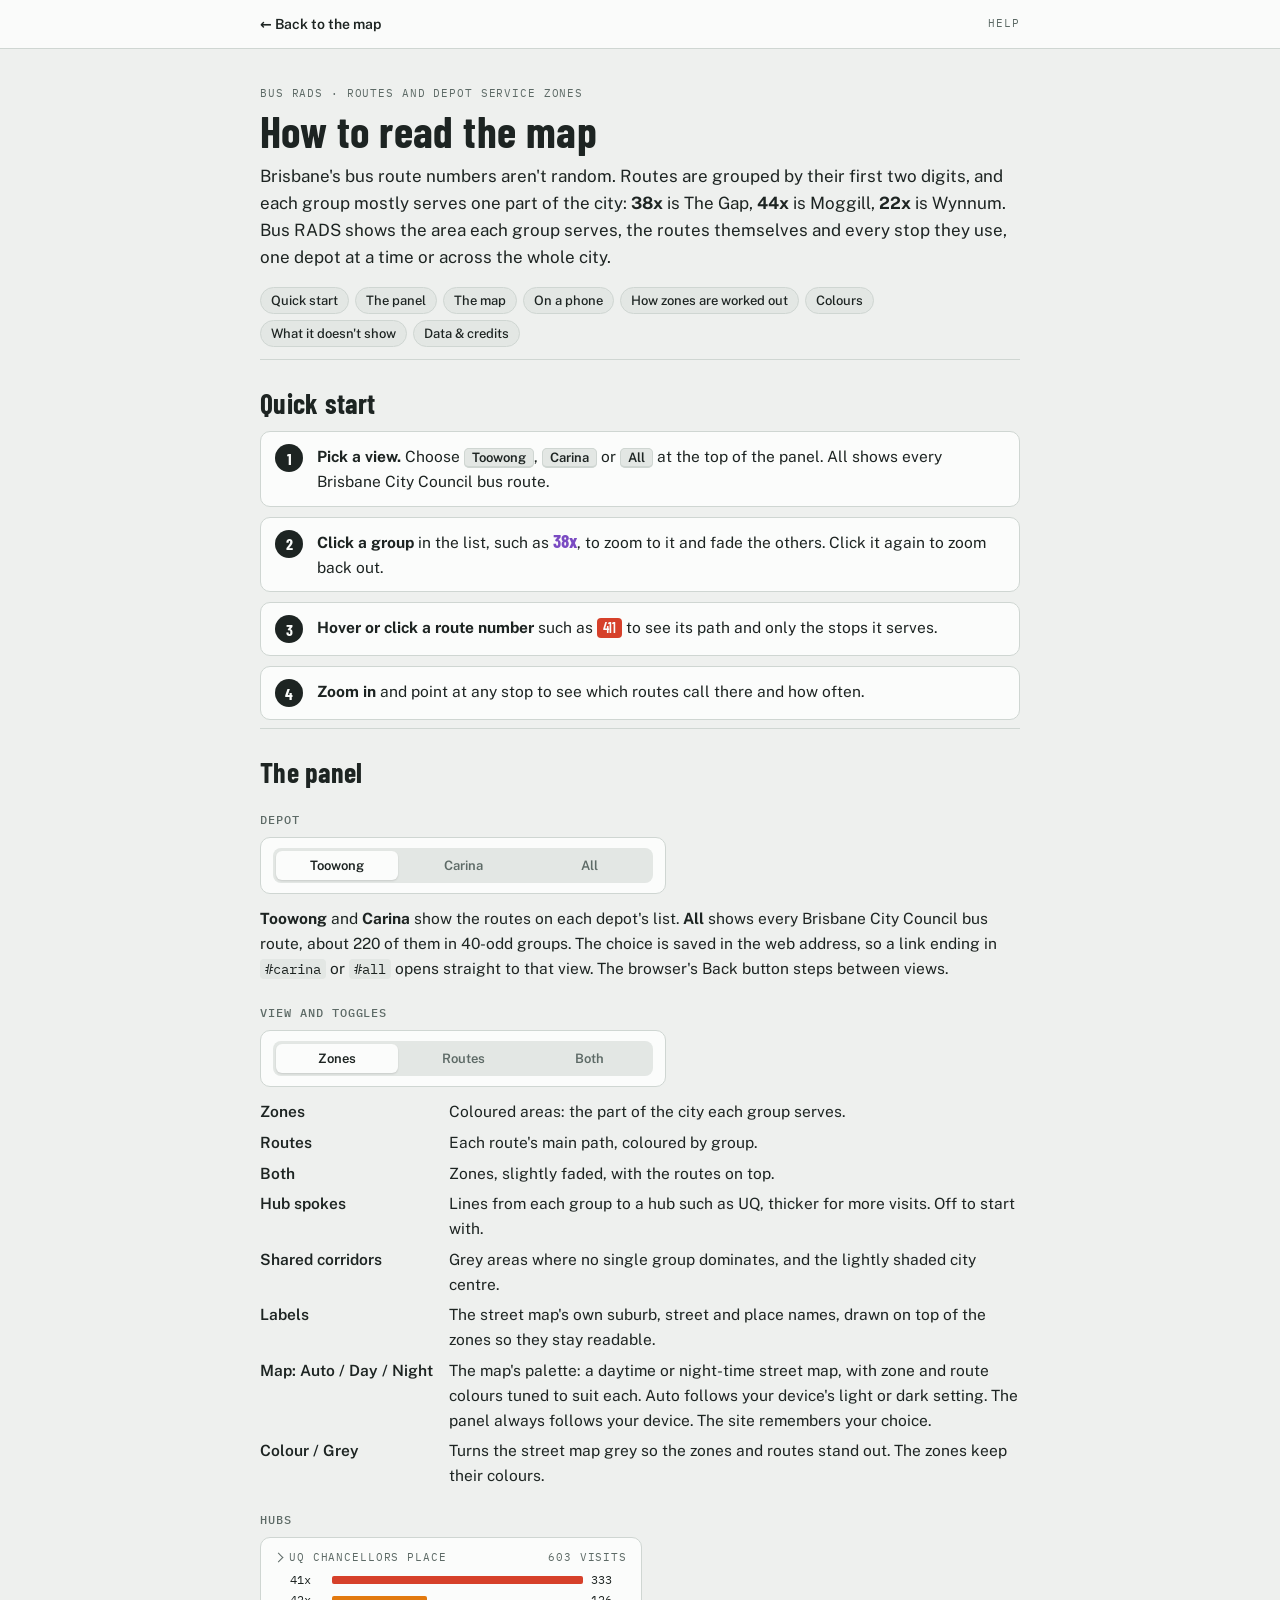
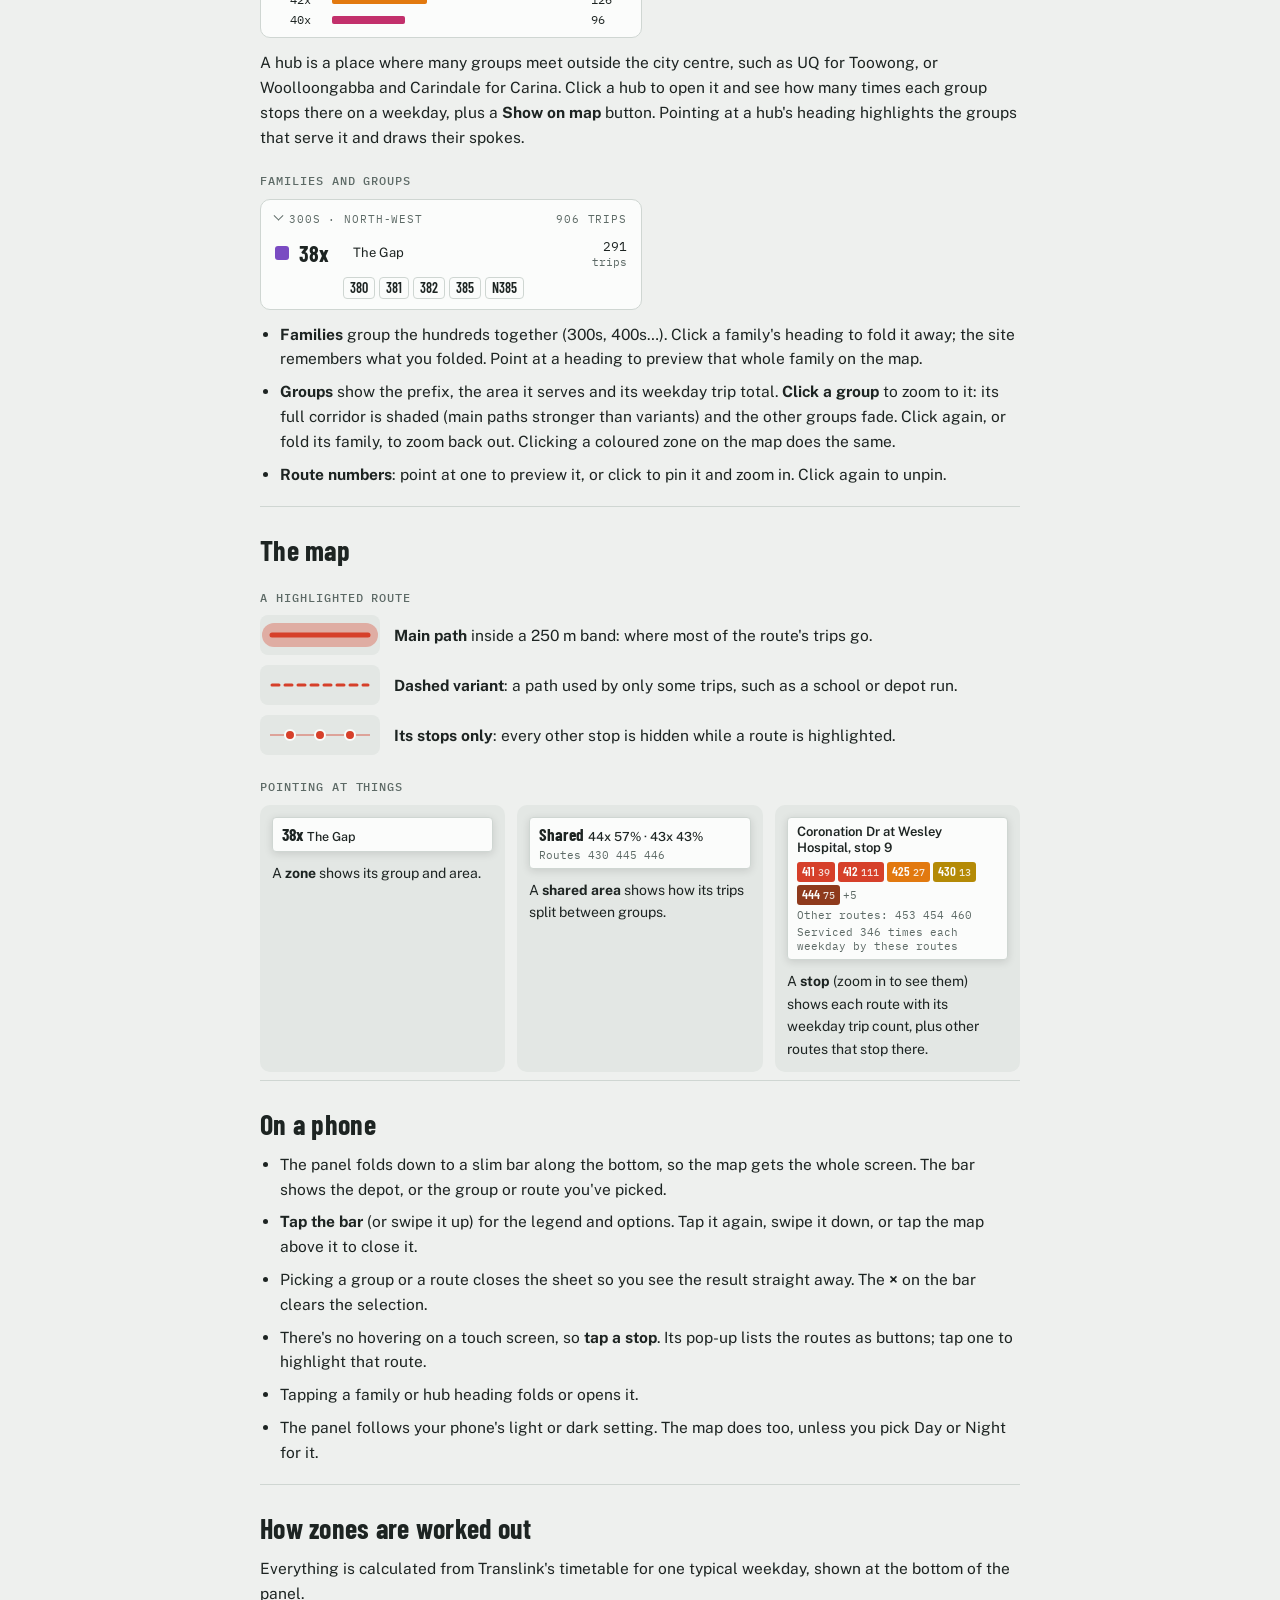
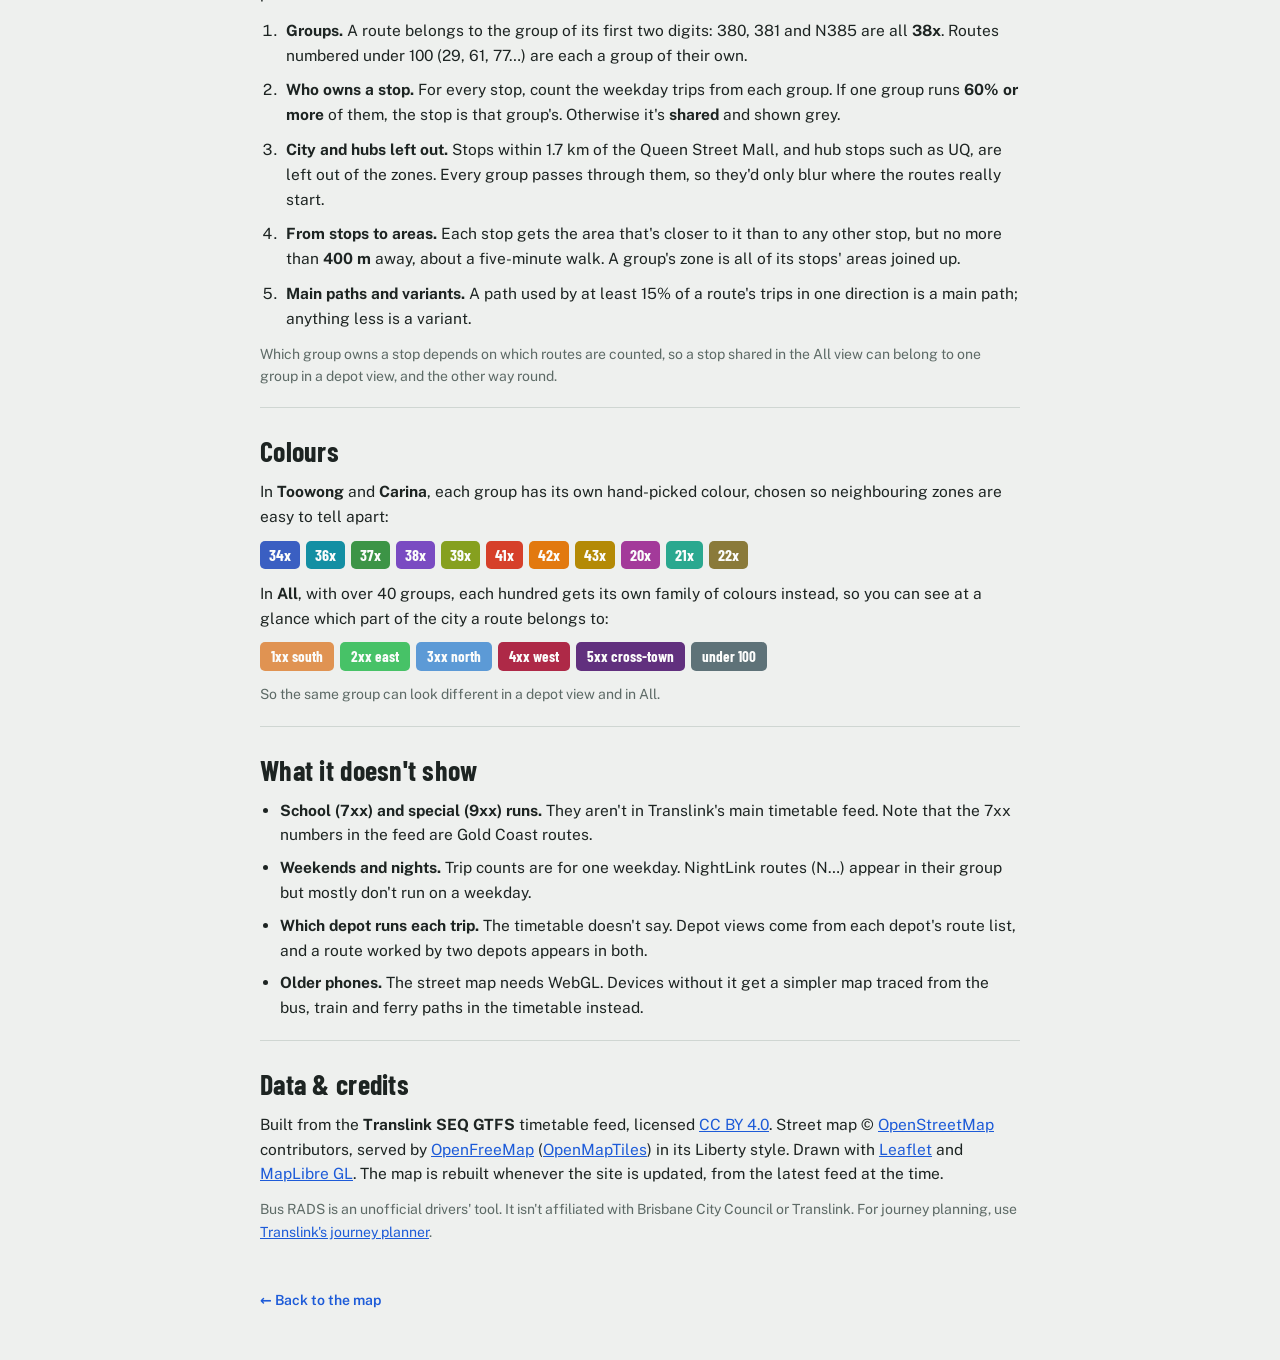
<file: site/help.html>
<!doctype html>
<html lang="en">
<head>
<meta charset="utf-8">
<meta name="viewport" content="width=device-width, initial-scale=1, viewport-fit=cover">
<title>Bus RADS · Help</title>
<meta name="description" content="How to read and use Bus RADS, an unofficial map of Brisbane bus route-number groups and their service zones.">
<link rel="preconnect" href="https://fonts.googleapis.com">
<link rel="stylesheet" href="https://fonts.googleapis.com/css2?family=Barlow+Condensed:wght@500;600;700&family=Public+Sans:wght@400;500;600&family=IBM+Plex+Mono:wght@400;500&display=swap">
<link rel="stylesheet" href="css/app.css">
<link rel="stylesheet" href="css/help.css">
</head>
<body class="help">
<header class="topbar">
  <a class="back" id="back" href="./"><span aria-hidden="true">←</span> Back to the map</a>
  <span class="eyebrow">Help</span>
</header>

<main class="doc">
  <section class="hero">
    <div class="eyebrow">Bus RADS · Routes And Depot Service zones</div>
    <h1>How to read the map</h1>
    <p class="lede">Brisbane's bus route numbers aren't random. Routes are grouped by their first two digits, and each group mostly serves one part of the city: <b>38x</b> is The Gap, <b>44x</b> is Moggill, <b>22x</b> is Wynnum. Bus RADS shows the area each group serves, the routes themselves and every stop they use, one depot at a time or across the whole city.</p>
    <nav class="toc" aria-label="On this page">
      <a href="#h-quick">Quick start</a><a href="#h-panel">The panel</a><a href="#h-map">The map</a>
      <a href="#h-phone">On a phone</a><a href="#h-how">How zones are worked out</a><a href="#h-colours">Colours</a>
      <a href="#h-limits">What it doesn't show</a><a href="#h-data">Data &amp; credits</a>
    </nav>
  </section>

  <section id="h-quick">
    <h2>Quick start</h2>
    <ol class="steps">
      <li><span class="n">1</span><div><b>Pick a view.</b> Choose <span class="kbd">Toowong</span>, <span class="kbd">Carina</span> or <span class="kbd">All</span> at the top of the panel. All shows every Brisbane City Council bus route.</div></li>
      <li><span class="n">2</span><div><b>Click a group</b> in the list, such as <span class="pfx-s" style="--c:var(--g38x)">38x</span>, to zoom to it and fade the others. Click it again to zoom back out.</div></li>
      <li><span class="n">3</span><div><b>Hover or click a route number</b> such as <span class="chip-s" style="--c:var(--g41x)">411</span> to see its path and only the stops it serves.</div></li>
      <li><span class="n">4</span><div><b>Zoom in</b> and point at any stop to see which routes call there and how often.</div></li>
    </ol>
  </section>

  <section id="h-panel">
    <h2>The panel</h2>

    <h3>Depot</h3>
    <div class="mock"><div class="seg"><button aria-pressed="true">Toowong</button><button aria-pressed="false">Carina</button><button aria-pressed="false">All</button></div></div>
    <p><b>Toowong</b> and <b>Carina</b> show the routes on each depot's list. <b>All</b> shows every Brisbane City Council bus route, about 220 of them in 40-odd groups. The choice is saved in the web address, so a link ending in <code>#carina</code> or <code>#all</code> opens straight to that view. The browser's Back button steps between views.</p>

    <h3>View and toggles</h3>
    <div class="mock"><div class="seg"><button aria-pressed="true">Zones</button><button aria-pressed="false">Routes</button><button aria-pressed="false">Both</button></div></div>
    <dl class="defs">
      <dt>Zones</dt><dd>Coloured areas: the part of the city each group serves.</dd>
      <dt>Routes</dt><dd>Each route's main path, coloured by group.</dd>
      <dt>Both</dt><dd>Zones, slightly faded, with the routes on top.</dd>
      <dt>Hub spokes</dt><dd>Lines from each group to a hub such as UQ, thicker for more visits. Off to start with.</dd>
      <dt>Shared corridors</dt><dd>Grey areas where no single group dominates, and the lightly shaded city centre.</dd>
      <dt>Labels</dt><dd>The street map's own suburb, street and place names, drawn on top of the zones so they stay readable.</dd>
      <dt>Map: Auto / Day / Night</dt><dd>The map's palette: a daytime or night-time street map, with zone and route colours tuned to suit each. Auto follows your device's light or dark setting. The panel always follows your device. The site remembers your choice.</dd>
      <dt>Colour / Grey</dt><dd>Turns the street map grey so the zones and routes stand out. The zones keep their colours.</dd>
    </dl>

    <h3>Hubs</h3>
    <div class="mock list-mock">
      <div class="fam-s"><span><i class="chev-s"></i>UQ Chancellors Place</span><span>603 visits</span></div>
      <div class="bars-s">
        <div><span>41x</span><i style="width:100%;background:var(--g41x)"></i><span>333</span></div>
        <div><span>42x</span><i style="width:38%;background:var(--g42x)"></i><span>126</span></div>
        <div><span>40x</span><i style="width:29%;background:var(--g40x)"></i><span>96</span></div>
      </div>
    </div>
    <p>A hub is a place where many groups meet outside the city centre, such as UQ for Toowong, or Woolloongabba and Carindale for Carina. Click a hub to open it and see how many times each group stops there on a weekday, plus a <b>Show on map</b> button. Pointing at a hub's heading highlights the groups that serve it and draws their spokes.</p>

    <h3>Families and groups</h3>
    <div class="mock list-mock">
      <div class="fam-s"><span><i class="chev-s open"></i>300s · north-west</span><span>906 trips</span></div>
      <div class="grp-s"><i style="background:var(--g38x)"></i><b>38x</b><span>The Gap</span><em>291<small>trips</small></em></div>
      <div class="chips-s"><span class="chip-s" style="--c:var(--g38x)">380</span><span class="chip-s" style="--c:var(--g38x)">381</span><span class="chip-s" style="--c:var(--g38x)">382</span><span class="chip-s" style="--c:var(--g38x)">385</span><span class="chip-s" style="--c:var(--g38x)">N385</span></div>
    </div>
    <ul class="bullets">
      <li><b>Families</b> group the hundreds together (300s, 400s…). Click a family's heading to fold it away; the site remembers what you folded. Point at a heading to preview that whole family on the map.</li>
      <li><b>Groups</b> show the prefix, the area it serves and its weekday trip total. <b>Click a group</b> to zoom to it: its full corridor is shaded (main paths stronger than variants) and the other groups fade. Click again, or fold its family, to zoom back out. Clicking a coloured zone on the map does the same.</li>
      <li><b>Route numbers</b>: point at one to preview it, or click to pin it and zoom in. Click again to unpin.</li>
    </ul>
  </section>

  <section id="h-map">
    <h2>The map</h2>
    <h3>A highlighted route</h3>
    <div class="legend-grid">
      <div class="lg"><svg viewBox="0 0 120 40" aria-hidden="true"><rect x="2" y="8" width="116" height="24" rx="12" fill="var(--g41x)" opacity=".35"/><line x1="12" y1="20" x2="108" y2="20" stroke="var(--g41x)" stroke-width="5" stroke-linecap="round"/></svg><span><b>Main path</b> inside a 250 m band: where most of the route's trips go.</span></div>
      <div class="lg"><svg viewBox="0 0 120 40" aria-hidden="true"><line x1="12" y1="20" x2="108" y2="20" stroke="var(--g41x)" stroke-width="3" stroke-dasharray="7 6" stroke-linecap="round"/></svg><span><b>Dashed variant</b>: a path used by only some trips, such as a school or depot run.</span></div>
      <div class="lg"><svg viewBox="0 0 120 40" aria-hidden="true"><line x1="10" y1="20" x2="110" y2="20" stroke="var(--g41x)" stroke-width="2" opacity=".4"/><circle cx="30" cy="20" r="5" fill="var(--g41x)" stroke="var(--panel)" stroke-width="2"/><circle cx="60" cy="20" r="5" fill="var(--g41x)" stroke="var(--panel)" stroke-width="2"/><circle cx="90" cy="20" r="5" fill="var(--g41x)" stroke="var(--panel)" stroke-width="2"/></svg><span><b>Its stops only</b>: every other stop is hidden while a route is highlighted.</span></div>
    </div>

    <h3>Pointing at things</h3>
    <div class="cards">
      <div class="card"><div class="tip"><b class="tb">38x</b>The Gap</div><p>A <b>zone</b> shows its group and area.</p></div>
      <div class="card"><div class="tip"><b class="tb">Shared</b>44x 57% · 43x 43%<div class="tm">Routes 430 445 446</div></div><p>A <b>shared area</b> shows how its trips split between groups.</p></div>
      <div class="card"><div class="tip"><div class="sn">Coronation Dr at Wesley Hospital, stop 9</div><div class="tchips"><span class="tchip" style="--c:var(--g41x)">411<small>39</small></span><span class="tchip" style="--c:var(--g41x)">412<small>111</small></span><span class="tchip" style="--c:var(--g42x)">425<small>27</small></span><span class="tchip" style="--c:var(--g43x)">430<small>13</small></span><span class="tchip" style="--c:var(--g44x)">444<small>75</small></span><span class="more">+5</span></div><div class="tm">Other routes: 453 454 460</div><div class="tm">Serviced 346 times each weekday by these routes</div></div><p>A <b>stop</b> (zoom in to see them) shows each route with its weekday trip count, plus other routes that stop there.</p></div>
    </div>
  </section>

  <section id="h-phone">
    <h2>On a phone</h2>
    <ul class="bullets">
      <li>The panel folds down to a slim bar along the bottom, so the map gets the whole screen. The bar shows the depot, or the group or route you've picked.</li>
      <li><b>Tap the bar</b> (or swipe it up) for the legend and options. Tap it again, swipe it down, or tap the map above it to close it.</li>
      <li>Picking a group or a route closes the sheet so you see the result straight away. The <b>×</b> on the bar clears the selection.</li>
      <li>There's no hovering on a touch screen, so <b>tap a stop</b>. Its pop-up lists the routes as buttons; tap one to highlight that route.</li>
      <li>Tapping a family or hub heading folds or opens it.</li>
      <li>The panel follows your phone's light or dark setting. The map does too, unless you pick Day or Night for it.</li>
    </ul>
  </section>

  <section id="h-how">
    <h2>How zones are worked out</h2>
    <p>Everything is calculated from Translink's timetable for one typical weekday, shown at the bottom of the panel.</p>
    <ol class="method">
      <li><b>Groups.</b> A route belongs to the group of its first two digits: 380, 381 and N385 are all <b>38x</b>. Routes numbered under 100 (29, 61, 77…) are each a group of their own.</li>
      <li><b>Who owns a stop.</b> For every stop, count the weekday trips from each group. If one group runs <b>60% or more</b> of them, the stop is that group's. Otherwise it's <b>shared</b> and shown grey.</li>
      <li><b>City and hubs left out.</b> Stops within 1.7 km of the Queen Street Mall, and hub stops such as UQ, are left out of the zones. Every group passes through them, so they'd only blur where the routes really start.</li>
      <li><b>From stops to areas.</b> Each stop gets the area that's closer to it than to any other stop, but no more than <b>400 m</b> away, about a five-minute walk. A group's zone is all of its stops' areas joined up.</li>
      <li><b>Main paths and variants.</b> A path used by at least 15% of a route's trips in one direction is a main path; anything less is a variant.</li>
    </ol>
    <p class="note">Which group owns a stop depends on which routes are counted, so a stop shared in the All view can belong to one group in a depot view, and the other way round.</p>
  </section>

  <section id="h-colours">
    <h2>Colours</h2>
    <p>In <b>Toowong</b> and <b>Carina</b>, each group has its own hand-picked colour, chosen so neighbouring zones are easy to tell apart:</p>
    <div class="swatches">
      <span style="--c:var(--g34x)">34x</span><span style="--c:var(--g36x)">36x</span><span style="--c:var(--g37x)">37x</span><span style="--c:var(--g38x)">38x</span><span style="--c:var(--g39x)">39x</span><span style="--c:var(--g41x)">41x</span><span style="--c:var(--g42x)">42x</span><span style="--c:var(--g43x)">43x</span><span style="--c:var(--g20x)">20x</span><span style="--c:var(--g21x)">21x</span><span style="--c:var(--g22x)">22x</span>
    </div>
    <p>In <b>All</b>, with over 40 groups, each hundred gets its own family of colours instead, so you can see at a glance which part of the city a route belongs to:</p>
    <div class="swatches families">
      <span style="--c:#e09352">1xx south</span><span style="--c:#47c267">2xx east</span><span style="--c:#5c9ad6">3xx north</span><span style="--c:#ae2947">4xx west</span><span style="--c:#61307e">5xx cross-town</span><span style="--c:#5e7278">under 100</span>
    </div>
    <p class="note">So the same group can look different in a depot view and in All.</p>
  </section>

  <section id="h-limits">
    <h2>What it doesn't show</h2>
    <ul class="bullets">
      <li><b>School (7xx) and special (9xx) runs.</b> They aren't in Translink's main timetable feed. Note that the 7xx numbers in the feed are Gold Coast routes.</li>
      <li><b>Weekends and nights.</b> Trip counts are for one weekday. NightLink routes (N…) appear in their group but mostly don't run on a weekday.</li>
      <li><b>Which depot runs each trip.</b> The timetable doesn't say. Depot views come from each depot's route list, and a route worked by two depots appears in both.</li>
      <li><b>Older phones.</b> The street map needs WebGL. Devices without it get a simpler map traced from the bus, train and ferry paths in the timetable instead.</li>
    </ul>
  </section>

  <section id="h-data">
    <h2>Data &amp; credits</h2>
    <p>Built from the <b>Translink SEQ GTFS</b> timetable feed, licensed <a href="https://creativecommons.org/licenses/by/4.0/">CC BY 4.0</a>. Street map © <a href="https://www.openstreetmap.org/copyright">OpenStreetMap</a> contributors, served by <a href="https://openfreemap.org/">OpenFreeMap</a> (<a href="https://www.openmaptiles.org/">OpenMapTiles</a>) in its Liberty style. Drawn with <a href="https://leafletjs.com/">Leaflet</a> and <a href="https://maplibre.org/">MapLibre GL</a>. The map is rebuilt whenever the site is updated, from the latest feed at the time.</p>
    <p class="note">Bus RADS is an unofficial drivers' tool. It isn't affiliated with Brisbane City Council or Translink. For journey planning, use <a href="https://jp.translink.com.au/">Translink's journey planner</a>.</p>
  </section>

  <footer class="doc-foot"><a href="./" id="back2"><span aria-hidden="true">←</span> Back to the map</a></footer>
</main>
<script>
// Go back to the exact map view (depot, zoom) if we came from it; otherwise the link opens the map.
for(const id of ['back','back2']){const a=document.getElementById(id);a.addEventListener('click',e=>{
  try{if(document.referrer&&new URL(document.referrer).origin===location.origin&&history.length>1){e.preventDefault();history.back()}}catch(err){}})}
</script>
</body>
</html>
</file>
<file: site/css/app.css>
/* Layout: full-bleed map; a control panel docks right on desktop and becomes a bottom sheet on phones.
   Colour is per prefix group and the same in every depot view. Toowong's groups: cool = 3xx north-west,
   warm = 4xx west, slate = inner-city links. Other depots' groups were picked to stay distinct from every
   other group when all depots are shown together (CIELAB distance about 18+, as close as Toowong's own pairs). */
/* The palette is defined for the page and again for #map[data-map], so the map's Day / Night choice
   can differ from the panel, which always follows the device. */
:root,#map[data-map="light"]{
  --bg:#eef0ee; --ground:#e3e7e4; --panel:#fbfcfb; --fg:#1d2422; --muted:#5d6a66; --line:#cfd6d2;
  --road:#b9c2be; --rail:#8a9490; --river:#9ec3d6; --label:#4a5653; --focus:#1d5bd8;
  --g19x:#66727f; --g30x:#94877a;
  --g34x:#3a5fc2; --g36x:#138fa3; --g37x:#3c9446; --g38x:#7a4bc2; --g39x:#86a01f;
  --g40x:#c2306b; --g41x:#d6402a; --g42x:#e2790f; --g43x:#b48a06; --g44x:#8e3a1c; --g47x:#cf5fa3;
  --g17x:#8c3a52; --g18x:#2a78a8; --g20x:#a33a9a; --g21x:#2aa88f; --g22x:#8a7a3a; --g23x:#4d3659; --g29:#6b4a2c; --g61:#3e5936;
  --hub:#c2306b; --shared:#8d9692; --cbd:#a9b1ad; color-scheme:light }
:root{
  --bar:58px;
  --display:"Barlow Condensed","Arial Narrow",system-ui,sans-serif;
  --body:"Public Sans",system-ui,-apple-system,"Segoe UI",sans-serif;
  --mono:"IBM Plex Mono",ui-monospace,Menlo,Consolas,monospace;
}
@media (prefers-color-scheme: dark){:root:not([data-theme="light"]){
  --bg:#141917; --ground:#1a201e; --panel:#1c2321; --fg:#e7ece9; --muted:#9aa8a3; --line:#2f3a37;
  --road:#3b4744; --rail:#5b6965; --river:#2c4f63; --label:#a8b5b0; --focus:#7aa7ff;
  --g19x:#94a1ae; --g30x:#b8aa9b;
  --g34x:#6f93f0; --g36x:#3bc0d3; --g37x:#5fc46a; --g38x:#a684ef; --g39x:#b2cc45;
  --g40x:#f0609a; --g41x:#ff6f55; --g42x:#ffa040; --g43x:#e2b737; --g44x:#d06a45; --g47x:#f08fca;
  --g17x:#d07a92; --g18x:#62aee0; --g20x:#dd78d4; --g21x:#5fd8bd; --g22x:#c9b86a; --g23x:#845f96; --g29:#b88a5c; --g61:#6d965f;
  --hub:#f0609a; --shared:#6f7a76; --cbd:#56605c; color-scheme:dark }}
:root[data-theme="dark"],#map[data-map="dark"]{
  --bg:#141917; --ground:#1a201e; --panel:#1c2321; --fg:#e7ece9; --muted:#9aa8a3; --line:#2f3a37;
  --road:#3b4744; --rail:#5b6965; --river:#2c4f63; --label:#a8b5b0; --focus:#7aa7ff;
  --g19x:#94a1ae; --g30x:#b8aa9b;
  --g34x:#6f93f0; --g36x:#3bc0d3; --g37x:#5fc46a; --g38x:#a684ef; --g39x:#b2cc45;
  --g40x:#f0609a; --g41x:#ff6f55; --g42x:#ffa040; --g43x:#e2b737; --g44x:#d06a45; --g47x:#f08fca;
  --g17x:#d07a92; --g18x:#62aee0; --g20x:#dd78d4; --g21x:#5fd8bd; --g22x:#c9b86a; --g23x:#845f96; --g29:#b88a5c; --g61:#6d965f;
  --hub:#f0609a; --shared:#6f7a76; --cbd:#56605c; color-scheme:dark }
html,body{height:100%;margin:0}
body{background:var(--bg);color:var(--fg);font-family:var(--body);font-size:14px;overflow:hidden}
.app{position:relative;height:100%;display:grid;grid-template-columns:1fr 360px}
#map{height:100%;background:var(--ground)}
.leaflet-container{background:var(--ground);font-family:var(--body)}
.panel{background:var(--panel);border-left:1px solid var(--line);display:flex;flex-direction:column;min-width:0;min-height:0}
.head{padding:16px 16px 12px;border-bottom:1px solid var(--line);display:grid;gap:6px}
.toprow{display:flex;justify-content:space-between;align-items:center;gap:8px}
.help-link{display:inline-flex;align-items:center;gap:5px;font:600 12.5px var(--body);color:var(--fg);text-decoration:none;border:1px solid var(--line);border-radius:999px;padding:3px 10px 3px 4px;background:var(--panel)}
.help-link span{display:grid;place-items:center;width:17px;height:17px;border-radius:50%;background:var(--fg);color:var(--panel);font:700 11px var(--body)}
.help-link:hover{background:var(--ground)}
.help-link:focus-visible,.foot a:focus-visible{outline:2px solid var(--focus);outline-offset:1px}
.foot a{color:var(--fg);font-weight:600}
.eyebrow{font-family:var(--mono);font-size:11px;letter-spacing:.08em;text-transform:uppercase;color:var(--muted)}
h1{font-family:var(--display);font-weight:700;font-size:30px;line-height:1;margin:0;letter-spacing:.01em;text-wrap:balance}
.tagline{font-family:var(--display);font-weight:600;font-size:16px;letter-spacing:.02em;color:var(--fg);margin:0}
.sub{color:var(--muted);font-size:13px;line-height:1.45;margin:0}
.loading,.error{padding:16px;color:var(--muted);margin:0}
.error{color:var(--fg)}
.seg{display:flex;gap:4px;padding:3px;background:var(--ground);border-radius:8px;margin-top:6px}
.seg button{flex:1;border:0;background:transparent;color:var(--muted);font:600 13px var(--body);padding:7px 4px;border-radius:6px;cursor:pointer}
.seg button[aria-pressed="true"]{background:var(--panel);color:var(--fg);box-shadow:0 1px 2px rgba(0,0,0,.12)}
.toggles{display:flex;flex-wrap:wrap;gap:6px 14px;font-size:13px;color:var(--muted)}
.toggles label{display:flex;align-items:center;gap:6px;cursor:pointer}
.list{overflow-y:auto;padding:4px 0 16px;flex:1;min-height:0}
.fam{width:100%;border:0;background:none;cursor:pointer;text-align:left;font-weight:400;line-height:1.4;padding:14px 16px 4px;font-family:var(--mono);font-size:11px;letter-spacing:.08em;text-transform:uppercase;color:var(--muted);display:flex;justify-content:space-between}
.fam:hover{color:var(--fg)}
.fam span:first-child{display:flex;align-items:center;gap:7px}
.chev{width:6px;height:6px;border-right:1.5px solid currentColor;border-bottom:1.5px solid currentColor;transform:rotate(45deg) translate(-2px,-2px);transition:transform .15s}
.fam[aria-expanded="false"] .chev{transform:rotate(-45deg)}
.fam[aria-expanded="false"]{padding-bottom:10px;border-bottom:1px solid var(--line)}
.row{display:grid;gap:5px;padding:6px 0 9px}
.row:hover,.row.on{background:var(--ground)}
.grp{display:grid;grid-template-columns:14px 52px 1fr auto;gap:10px;align-items:center;padding:2px 16px;cursor:pointer;border:0;background:none;width:100%;text-align:left;color:inherit;font:inherit}
.grp:focus-visible,.fam:focus-visible,.chip:focus-visible,.seg button:focus-visible,.hub-go:focus-visible{outline:2px solid var(--focus);outline-offset:1px}
.sw{width:14px;height:14px;border-radius:3px}
.pfx{font-family:var(--display);font-weight:700;font-size:22px;line-height:1}
.desc{min-width:0;display:grid;gap:3px}
.area{min-width:0;font-size:12.5px;color:var(--fg);white-space:nowrap;overflow:hidden;text-overflow:ellipsis}
.chips{display:flex;flex-wrap:wrap;gap:4px;padding:0 16px 0 102px}
.chip{font-family:var(--display);font-weight:600;font-size:14px;line-height:1;padding:3px 6px;border-radius:4px;border:1px solid var(--line);background:var(--panel);color:var(--fg);cursor:pointer}
.chip:hover,.chip[aria-pressed="true"]{background:var(--c);border-color:var(--c);color:var(--panel)}
.leaflet-tooltip.ztip,.leaflet-tooltip.rtip{background:var(--panel);color:var(--fg);border:1px solid var(--line);font:500 12.5px var(--body);box-shadow:0 2px 8px rgba(0,0,0,.18);padding:4px 8px}
.ztip b,.rtip b{font-family:var(--display);font-weight:700;font-size:17px;margin-right:4px}
.leaflet-tooltip.ztip::before{display:none}
.ztip .m{font-family:var(--mono);font-size:11px;color:var(--muted);margin-top:2px}
.leaflet-tooltip.ztip{white-space:normal;width:max-content;max-width:280px}
.sn{font-weight:600;font-size:13px;line-height:1.3}
.tchips{display:flex;flex-wrap:wrap;gap:3px;margin-top:5px}
.tchip{font:600 13px/1 var(--display);color:var(--panel);background:var(--c);padding:3px 5px;border-radius:3px;border:0;cursor:pointer}
.tchip small{font:500 10px var(--mono);margin-left:3px;opacity:.85}
.tchip.on{outline:2px solid var(--fg);outline-offset:1px}
.leaflet-tooltip-top.rtip::before{border-top-color:var(--panel)}
.num{font-family:var(--mono);font-size:12px;color:var(--muted);text-align:right;font-variant-numeric:tabular-nums}
.num b{display:block;color:var(--fg);font-weight:500;font-size:13px}
.hubfam{padding-top:12px}
.hub-body{display:grid;gap:8px;padding:2px 16px 8px 29px}
.hub-body[hidden]{display:none}
.hub-go{justify-self:start;border:1px solid var(--line);background:var(--panel);color:var(--fg);font:500 12px var(--body);padding:4px 8px;border-radius:4px;cursor:pointer}
.hub-go:hover{background:var(--ground)}
.bars{display:grid;gap:5px}
.bar{display:grid;grid-template-columns:34px 1fr 36px;gap:8px;align-items:center;font-family:var(--mono);font-size:12px;font-variant-numeric:tabular-nums}
.bar i{display:block;height:8px;border-radius:2px}
.foot{padding:10px 16px;border-top:1px solid var(--line);font-size:11.5px;color:var(--muted);line-height:1.45}
.sheet-bar,.scrim{display:none}
.prefs{display:flex;gap:8px}
.prefs .seg{flex:1;margin-top:2px}
.seg.sm button{font-size:12px;padding:5px 4px}
.seg[hidden]{display:none}
.sheet-clear:focus-visible,.sheet-tab:focus-visible{outline:2px solid var(--focus);outline-offset:-2px}
/* Grey street map: only the street map's own panes, so the zones and routes keep their colours. */
.grey .leaflet-tile-pane,.grey .leaflet-maplabels-pane{filter:grayscale(1)}
.prefs{align-items:center}
.prefs-lbl{font-family:var(--mono);font-size:11px;letter-spacing:.08em;text-transform:uppercase;color:var(--muted)}
.lbl{font-family:var(--display);font-weight:600;font-size:13px;letter-spacing:.06em;text-transform:uppercase;color:var(--label);white-space:nowrap;text-shadow:0 0 3px var(--ground),0 0 3px var(--ground),0 0 6px var(--ground);pointer-events:none}
.leaflet-tooltip.lbl-wrap{background:none;border:0;box-shadow:none;padding:0}
.leaflet-tooltip.lbl-wrap::before{display:none}
.leaflet-popup-content-wrapper,.leaflet-popup-tip{background:var(--panel);color:var(--fg);box-shadow:0 3px 14px rgba(0,0,0,.25)}
.leaflet-popup-content{margin:10px 12px;font-size:13px;line-height:1.4}
.pp h3{margin:0 0 4px;font-family:var(--display);font-size:18px;font-weight:700}
.pp .m{font-family:var(--mono);font-size:11.5px;color:var(--muted)}
.leaflet-bar a{background:var(--panel);color:var(--fg);border-bottom-color:var(--line)}
.leaflet-control-attribution{background:var(--panel)!important;color:var(--muted)!important;font-size:10px}
@media (max-width:760px){
  .app{grid-template-columns:1fr;grid-template-rows:1fr}
  /* Bottom sheet: closed it is just the bar (--bar tall); open it slides up over most of the map. */
  .panel{position:absolute;left:0;right:0;bottom:0;height:var(--bar);overflow:hidden;border-left:0;border-top:1px solid var(--line);border-radius:14px 14px 0 0;z-index:1000;box-shadow:0 -4px 18px rgba(0,0,0,.15);padding-bottom:env(safe-area-inset-bottom,0px);transition:height .25s}
  /* Open, the whole sheet scrolls as one (legend, then credits) under a bar that stays put. */
  .panel{display:block}
  .panel.open{height:82%;overflow-y:auto;overscroll-behavior:contain}
  .list{overflow:visible}
  .sheet-bar{display:flex;align-items:stretch;height:var(--bar);touch-action:none;border-bottom:1px solid transparent;position:sticky;top:0;z-index:1;background:var(--panel)}
  .panel.open .sheet-bar{border-bottom-color:var(--line)}
  .sheet-tab{flex:1;min-width:0;display:grid;grid-template-columns:1fr auto;grid-template-rows:auto 1fr;align-items:center;gap:0 10px;border:0;background:none;color:var(--fg);font:inherit;text-align:left;padding:6px 16px 0;cursor:pointer}
  .sheet-tab .grip{grid-column:1/-1;justify-self:center;width:40px;height:4px;border-radius:2px;background:var(--line)}
  .sheet-tab .chev{transform:rotate(-135deg) translate(-1px,-1px);color:var(--muted)}
  .panel.open .sheet-tab .chev{transform:rotate(45deg) translate(-2px,-2px)}
  .sheet-sum{display:flex;align-items:center;gap:8px;min-width:0;white-space:nowrap}
  .sheet-sum b{font-family:var(--display);font-weight:700;font-size:20px;line-height:1}
  .sheet-sum .sa{min-width:0;overflow:hidden;text-overflow:ellipsis;font-size:13px;color:var(--muted)}
  .sheet-sum .sw{flex:none}
  .sheet-clear{flex:none;align-self:center;width:40px;height:40px;margin-right:8px;border:1px solid var(--line);border-radius:50%;background:var(--panel);color:var(--fg);font:400 22px/1 var(--body);cursor:pointer}
  .sheet-clear[hidden]{display:none}
  .scrim{display:block;position:absolute;inset:0;z-index:999;background:rgba(0,0,0,.18)}
  .scrim[hidden]{display:none}
  /* Keep the map's credits and controls clear of the bar. */
  .leaflet-bottom{bottom:calc(var(--bar) + env(safe-area-inset-bottom,0px))}
  .head{padding-top:10px}
  h1,.tagline,.sub{display:none}   /* the bar carries the title */
}
@media (prefers-reduced-motion:reduce){.panel,.chev{transition:none}}
#bmPick{font:500 12.5px var(--body);color:var(--fg);background:var(--panel);border:1px solid var(--line);border-radius:6px;padding:3px 6px;flex-basis:100%}
</file>
<file: site/css/help.css>
/* Help page: a readable single column using the map's colours, fonts and themes from app.css. */
html,body.help{height:auto}
body.help{overflow:auto;font-size:15.5px;line-height:1.6;-webkit-text-size-adjust:100%}
.help a{color:var(--focus)}
.help code{font-family:var(--mono);font-size:.88em;background:var(--ground);padding:1px 5px;border-radius:4px}

.topbar{position:sticky;top:0;z-index:10;display:flex;justify-content:space-between;align-items:center;gap:12px;
  padding:10px max(16px,calc((100% - 760px)/2));background:color-mix(in srgb,var(--panel) 92%,transparent);
  backdrop-filter:blur(6px);border-bottom:1px solid var(--line)}
.back{font:600 14px var(--body);text-decoration:none;color:var(--fg)!important;padding:6px 10px;margin-left:-10px;border-radius:6px}
.back:hover{background:var(--ground)}
.back:focus-visible,.toc a:focus-visible,.doc-foot a:focus-visible{outline:2px solid var(--focus);outline-offset:1px}

.doc{max-width:760px;margin:0 auto;padding:8px 16px 48px}
.doc section{padding:28px 0 8px;border-bottom:1px solid var(--line);scroll-margin-top:56px}
.doc section:last-of-type{border-bottom:0}
.doc h1{font-size:44px;margin:6px 0 10px}
.doc h2{font-family:var(--display);font-weight:700;font-size:28px;line-height:1.1;margin:0 0 12px;letter-spacing:.01em}
.doc h3{font-family:var(--mono);font-weight:500;font-size:12px;letter-spacing:.08em;text-transform:uppercase;color:var(--muted);margin:22px 0 8px}
.doc p{margin:0 0 12px}
.lede{font-size:17px;color:var(--fg)}
.note{color:var(--muted);font-size:14px}

.toc{display:flex;flex-wrap:wrap;gap:6px;margin:16px 0 4px}
.toc a{font:500 13px var(--body);text-decoration:none;color:var(--fg)!important;background:var(--ground);border:1px solid var(--line);padding:5px 10px;border-radius:999px}
.toc a:hover{border-color:var(--muted)}

/* Quick start */
.steps{list-style:none;padding:0;margin:0;display:grid;gap:10px}
.steps li{display:grid;grid-template-columns:30px 1fr;gap:12px;align-items:start;background:var(--panel);border:1px solid var(--line);border-radius:10px;padding:12px 14px}
.steps .n{display:grid;place-items:center;width:28px;height:28px;border-radius:50%;background:var(--fg);color:var(--panel);font:700 16px var(--display)}
.kbd{font:600 13px var(--body);background:var(--ground);border:1px solid var(--line);border-bottom-width:2px;padding:1px 7px;border-radius:5px;white-space:nowrap}
.pfx-s{font:700 19px/1 var(--display);color:var(--c);white-space:nowrap}
.chip-s{display:inline-block;font:600 14px/1 var(--display);padding:3px 6px;border-radius:4px;background:var(--c);color:var(--panel);white-space:nowrap}

/* Little mock-ups of the real controls */
.mock{background:var(--panel);border:1px solid var(--line);border-radius:10px;padding:10px 12px;margin:0 0 12px;max-width:380px}
.mock .seg{margin:0;pointer-events:none}
.list-mock{padding:4px 0 10px}
.fam-s{display:flex;justify-content:space-between;padding:8px 14px 6px;font:400 11px var(--mono);letter-spacing:.08em;text-transform:uppercase;color:var(--muted)}
.fam-s span:first-child{display:flex;align-items:center;gap:7px}
.chev-s{width:6px;height:6px;border-right:1.5px solid currentColor;border-bottom:1.5px solid currentColor;transform:rotate(-45deg)}
.chev-s.open{transform:rotate(45deg) translate(-2px,-2px)}
.bars-s{display:grid;gap:5px;padding:2px 14px 0 29px}
.bars-s div{display:grid;grid-template-columns:34px 1fr 36px;gap:8px;align-items:center;font:12px var(--mono);font-variant-numeric:tabular-nums}
.bars-s i{display:block;height:8px;border-radius:2px}
.grp-s{display:grid;grid-template-columns:14px 44px 1fr auto;gap:10px;align-items:center;padding:6px 14px}
.grp-s i{width:14px;height:14px;border-radius:3px}
.grp-s b{font:700 22px/1 var(--display)}
.grp-s span{font-size:13px}
.grp-s em{font:normal 13px var(--mono);text-align:right}
.grp-s small{display:block;font-size:11px;color:var(--muted)}
.chips-s{display:flex;flex-wrap:wrap;gap:4px;padding:2px 14px 0 82px}
.chips-s .chip-s{background:var(--panel);color:var(--fg);border:1px solid var(--line)}

.defs{display:grid;grid-template-columns:max-content 1fr;gap:6px 16px;margin:0 0 8px}
.defs dt{font-weight:600}
.defs dd{margin:0;color:var(--fg)}
.bullets{margin:0 0 12px;padding-left:20px}
.bullets li{margin:0 0 8px}
.method{margin:0 0 12px;padding-left:22px}
.method li{margin:0 0 10px;padding-left:4px}

/* Map legend and hover examples */
.legend-grid{display:grid;gap:10px;margin:0 0 8px}
.lg{display:grid;grid-template-columns:120px 1fr;gap:14px;align-items:center}
.lg svg{width:120px;height:40px;background:var(--ground);border-radius:8px}
.cards{display:grid;grid-template-columns:repeat(auto-fit,minmax(210px,1fr));gap:12px}
.card{background:var(--ground);border-radius:10px;padding:12px;display:grid;gap:10px;align-content:start}
.card p{margin:0;font-size:14px}
.tip{background:var(--panel);border:1px solid var(--line);border-radius:4px;box-shadow:0 2px 8px rgba(0,0,0,.12);padding:6px 9px;font:500 12.5px/1.4 var(--body)}
.tip .tb{font:700 17px var(--display);margin-right:4px}
.tip .tm{font:11px var(--mono);color:var(--muted);margin-top:3px}
.tip .sn{font-weight:600;font-size:13px}
.tip .tchip{cursor:default}
.tip .more{font:11px var(--mono);color:var(--muted);align-self:center}

/* Colour swatches */
.swatches{display:flex;flex-wrap:wrap;gap:6px;margin:0 0 12px}
.swatches span{font:700 16px/1 var(--display);color:var(--panel);background:var(--c);padding:6px 9px;border-radius:5px}
.swatches.families span{font-size:15px;padding:7px 11px}

.doc-foot{padding:24px 0 0}
.doc-foot a{font:600 14px var(--body);text-decoration:none}

@media (max-width:560px){
  body.help{font-size:15px}
  .doc h1{font-size:34px}
  .lg{grid-template-columns:96px 1fr}
  .lg svg{width:96px}
  .defs{grid-template-columns:1fr;gap:0 0}
  .defs dd{margin:0 0 8px}
}
</file>
